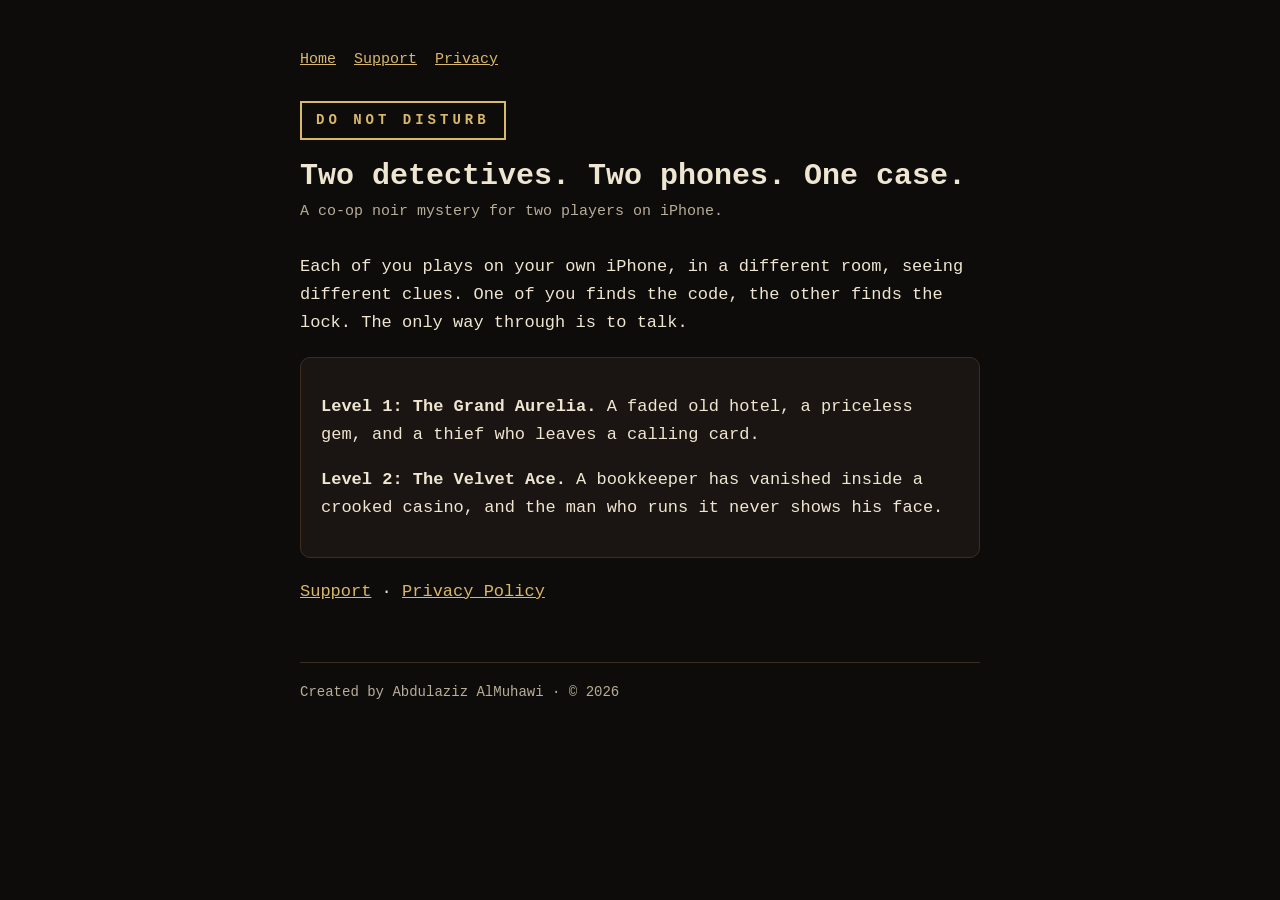
<file: index.html>
<!doctype html>
<html lang="en">
<head>
<meta charset="utf-8">
<meta name="viewport" content="width=device-width, initial-scale=1">
<title>Do Not Disturb: Case for Two</title>
<link rel="stylesheet" href="style.css">
</head>
<body>
<main>
  <nav><a href="index.html">Home</a><a href="support.html">Support</a><a href="privacy.html">Privacy</a></nav>
  <div class="sign">DO NOT DISTURB</div>
  <h1>Two detectives. Two phones. One case.</h1>
  <p class="sub">A co-op noir mystery for two players on iPhone.</p>

  <p>Each of you plays on your own iPhone, in a different room, seeing different clues. One of you finds the code, the other finds the lock. The only way through is to talk.</p>

  <div class="card">
    <p><strong>Level 1: The Grand Aurelia.</strong> A faded old hotel, a priceless gem, and a thief who leaves a calling card.</p>
    <p><strong>Level 2: The Velvet Ace.</strong> A bookkeeper has vanished inside a crooked casino, and the man who runs it never shows his face.</p>
  </div>

  <p><a href="support.html">Support</a> · <a href="privacy.html">Privacy Policy</a></p>

  <footer>Created by Abdulaziz AlMuhawi · © 2026</footer>
</main>
</body>
</html>
</file>
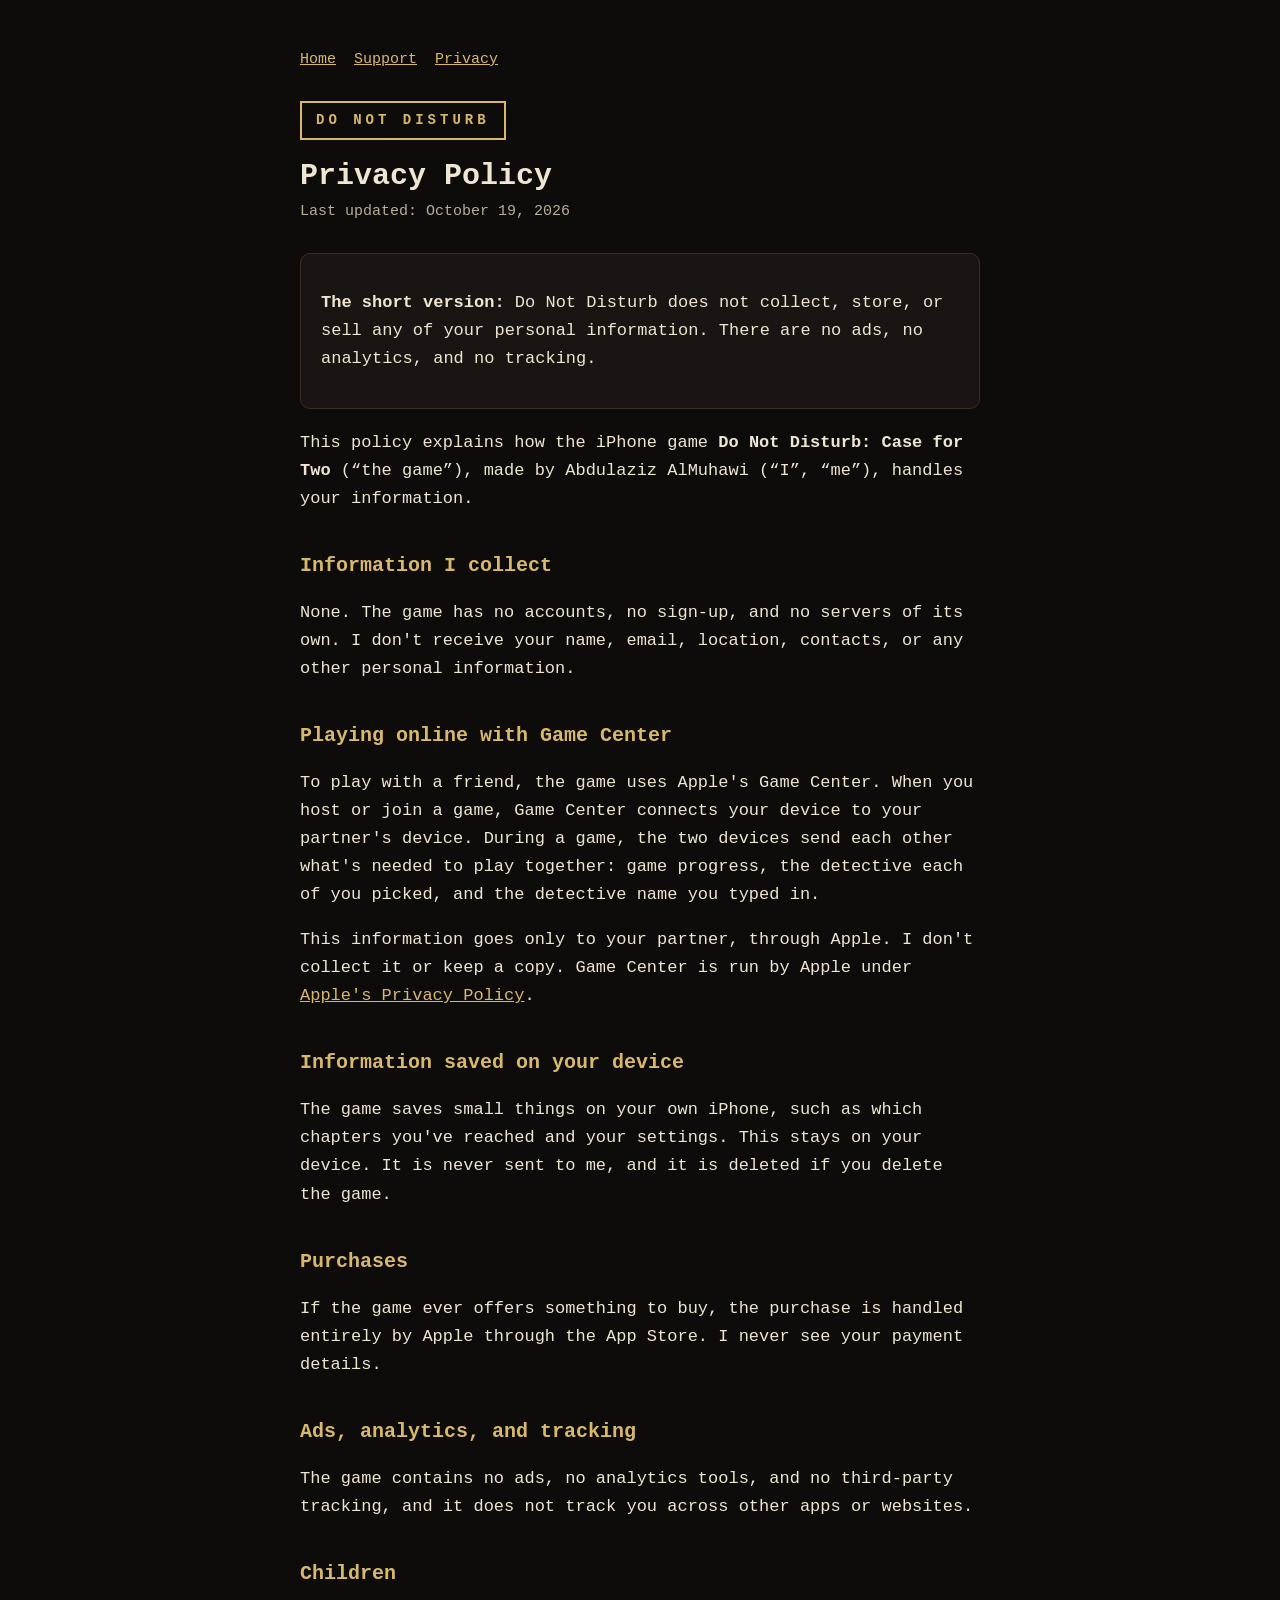
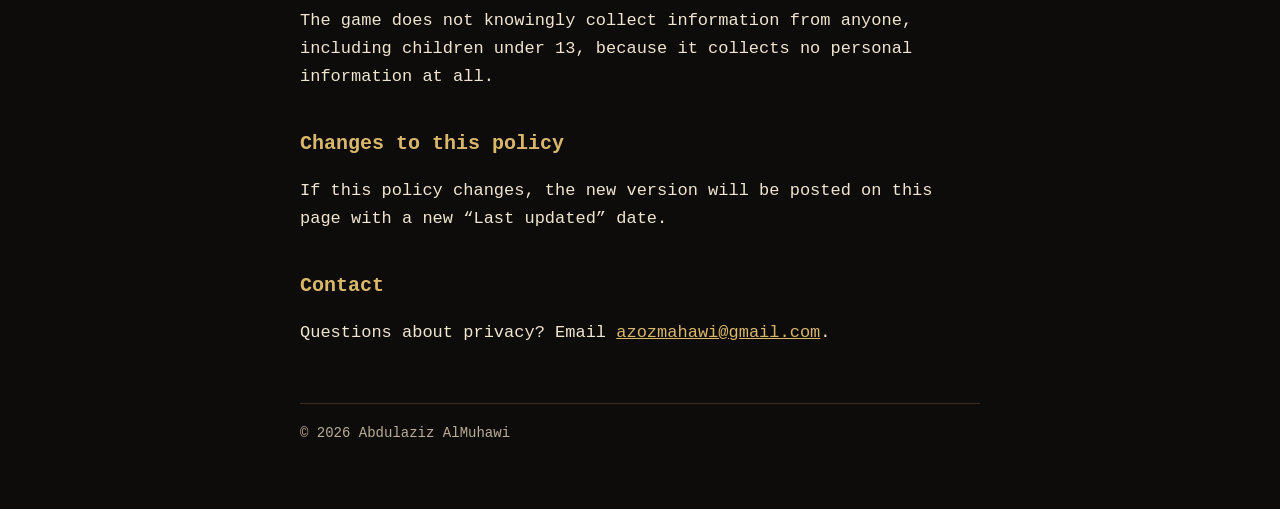
<file: privacy.html>
<!doctype html>
<html lang="en">
<head>
<meta charset="utf-8">
<meta name="viewport" content="width=device-width, initial-scale=1">
<title>Do Not Disturb: Case for Two – Privacy Policy</title>
<link rel="stylesheet" href="style.css">
</head>
<body>
<main>
  <nav><a href="index.html">Home</a><a href="support.html">Support</a><a href="privacy.html">Privacy</a></nav>
  <div class="sign">DO NOT DISTURB</div>
  <h1>Privacy Policy</h1>
  <p class="sub">Last updated: October 19, 2026</p>

  <div class="card">
    <p><strong>The short version:</strong> Do Not Disturb does not collect, store, or sell any of your personal information. There are no ads, no analytics, and no tracking.</p>
  </div>

  <p>This policy explains how the iPhone game <strong>Do Not Disturb: Case for Two</strong> (“the game”), made by Abdulaziz AlMuhawi (“I”, “me”), handles your information.</p>

  <h2>Information I collect</h2>
  <p>None. The game has no accounts, no sign-up, and no servers of its own. I don't receive your name, email, location, contacts, or any other personal information.</p>

  <h2>Playing online with Game Center</h2>
  <p>To play with a friend, the game uses Apple's Game Center. When you host or join a game, Game Center connects your device to your partner's device. During a game, the two devices send each other what's needed to play together: game progress, the detective each of you picked, and the detective name you typed in.</p>
  <p>This information goes only to your partner, through Apple. I don't collect it or keep a copy. Game Center is run by Apple under <a href="https://www.apple.com/legal/privacy/">Apple's Privacy Policy</a>.</p>

  <h2>Information saved on your device</h2>
  <p>The game saves small things on your own iPhone, such as which chapters you've reached and your settings. This stays on your device. It is never sent to me, and it is deleted if you delete the game.</p>

  <h2>Purchases</h2>
  <p>If the game ever offers something to buy, the purchase is handled entirely by Apple through the App Store. I never see your payment details.</p>

  <h2>Ads, analytics, and tracking</h2>
  <p>The game contains no ads, no analytics tools, and no third-party tracking, and it does not track you across other apps or websites.</p>

  <h2>Children</h2>
  <p>The game does not knowingly collect information from anyone, including children under 13, because it collects no personal information at all.</p>

  <h2>Changes to this policy</h2>
  <p>If this policy changes, the new version will be posted on this page with a new “Last updated” date.</p>

  <h2>Contact</h2>
  <p>Questions about privacy? Email <a href="mailto:azozmahawi@gmail.com">azozmahawi@gmail.com</a>.</p>

  <footer>© 2026 Abdulaziz AlMuhawi</footer>
</main>
</body>
</html>
</file>
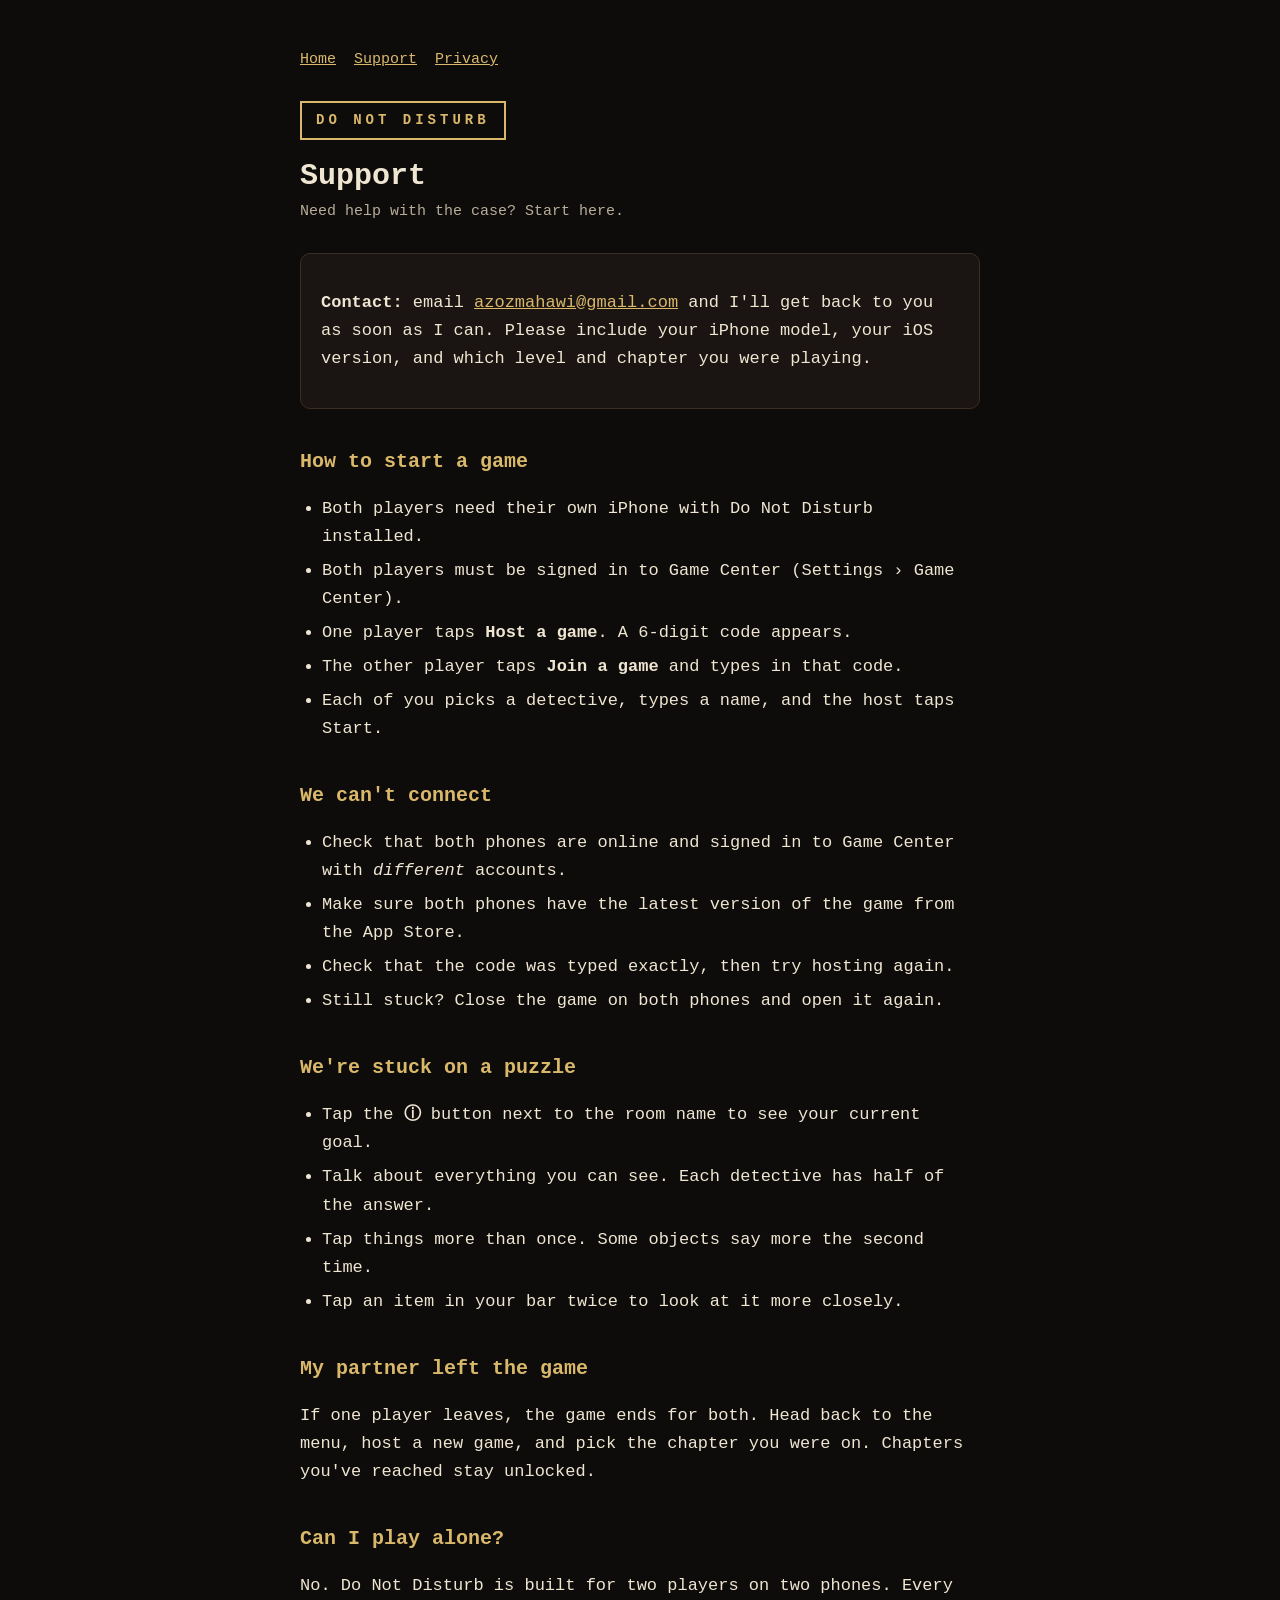
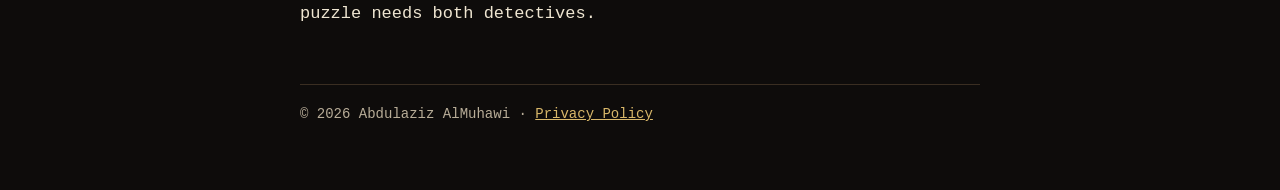
<file: support.html>
<!doctype html>
<html lang="en">
<head>
<meta charset="utf-8">
<meta name="viewport" content="width=device-width, initial-scale=1">
<title>Do Not Disturb: Case for Two – Support</title>
<link rel="stylesheet" href="style.css">
</head>
<body>
<main>
  <nav><a href="index.html">Home</a><a href="support.html">Support</a><a href="privacy.html">Privacy</a></nav>
  <div class="sign">DO NOT DISTURB</div>
  <h1>Support</h1>
  <p class="sub">Need help with the case? Start here.</p>

  <div class="card">
    <p><strong>Contact:</strong> email <a href="mailto:azozmahawi@gmail.com">azozmahawi@gmail.com</a> and I'll get back to you as soon as I can. Please include your iPhone model, your iOS version, and which level and chapter you were playing.</p>
  </div>

  <h2>How to start a game</h2>
  <ul>
    <li>Both players need their own iPhone with Do Not Disturb installed.</li>
    <li>Both players must be signed in to Game Center (Settings › Game Center).</li>
    <li>One player taps <strong>Host a game</strong>. A 6-digit code appears.</li>
    <li>The other player taps <strong>Join a game</strong> and types in that code.</li>
    <li>Each of you picks a detective, types a name, and the host taps Start.</li>
  </ul>

  <h2>We can't connect</h2>
  <ul>
    <li>Check that both phones are online and signed in to Game Center with <em>different</em> accounts.</li>
    <li>Make sure both phones have the latest version of the game from the App Store.</li>
    <li>Check that the code was typed exactly, then try hosting again.</li>
    <li>Still stuck? Close the game on both phones and open it again.</li>
  </ul>

  <h2>We're stuck on a puzzle</h2>
  <ul>
    <li>Tap the <strong>ⓘ</strong> button next to the room name to see your current goal.</li>
    <li>Talk about everything you can see. Each detective has half of the answer.</li>
    <li>Tap things more than once. Some objects say more the second time.</li>
    <li>Tap an item in your bar twice to look at it more closely.</li>
  </ul>

  <h2>My partner left the game</h2>
  <p>If one player leaves, the game ends for both. Head back to the menu, host a new game, and pick the chapter you were on. Chapters you've reached stay unlocked.</p>

  <h2>Can I play alone?</h2>
  <p>No. Do Not Disturb is built for two players on two phones. Every puzzle needs both detectives.</p>

  <footer>© 2026 Abdulaziz AlMuhawi · <a href="privacy.html">Privacy Policy</a></footer>
</main>
</body>
</html>
</file>
<file: style.css>
:root {
  --bg: #0E0C0B;
  --card: #1A1512;
  --paper: #EFE6D2;
  --muted: #B8AD98;
  --gold: #D9B86A;
  --line: #3A2E22;
}
* { box-sizing: border-box; }
body {
  margin: 0;
  background: var(--bg);
  color: var(--paper);
  font-family: "American Typewriter", "Courier New", Courier, monospace;
  line-height: 1.65;
  font-size: 17px;
}
main { max-width: 720px; margin: 0 auto; padding: 48px 20px 64px; }
.sign {
  display: inline-block;
  border: 2px solid var(--gold);
  color: var(--gold);
  padding: 6px 14px;
  letter-spacing: 4px;
  font-weight: bold;
  font-size: 14px;
  margin-bottom: 18px;
}
h1 { font-size: 30px; margin: 0 0 6px; line-height: 1.2; }
h2 { font-size: 20px; color: var(--gold); margin: 36px 0 8px; }
.sub { color: var(--muted); margin: 0 0 28px; font-size: 15px; }
p, li { color: var(--paper); }
ul { padding-left: 22px; }
li { margin-bottom: 6px; }
a { color: var(--gold); }
.card {
  background: var(--card);
  border: 1px solid var(--line);
  border-radius: 10px;
  padding: 18px 20px;
  margin: 20px 0;
}
nav { margin-bottom: 28px; font-size: 15px; }
nav a { margin-right: 18px; }
footer { margin-top: 56px; padding-top: 18px; border-top: 1px solid var(--line); color: var(--muted); font-size: 14px; }
</file>
